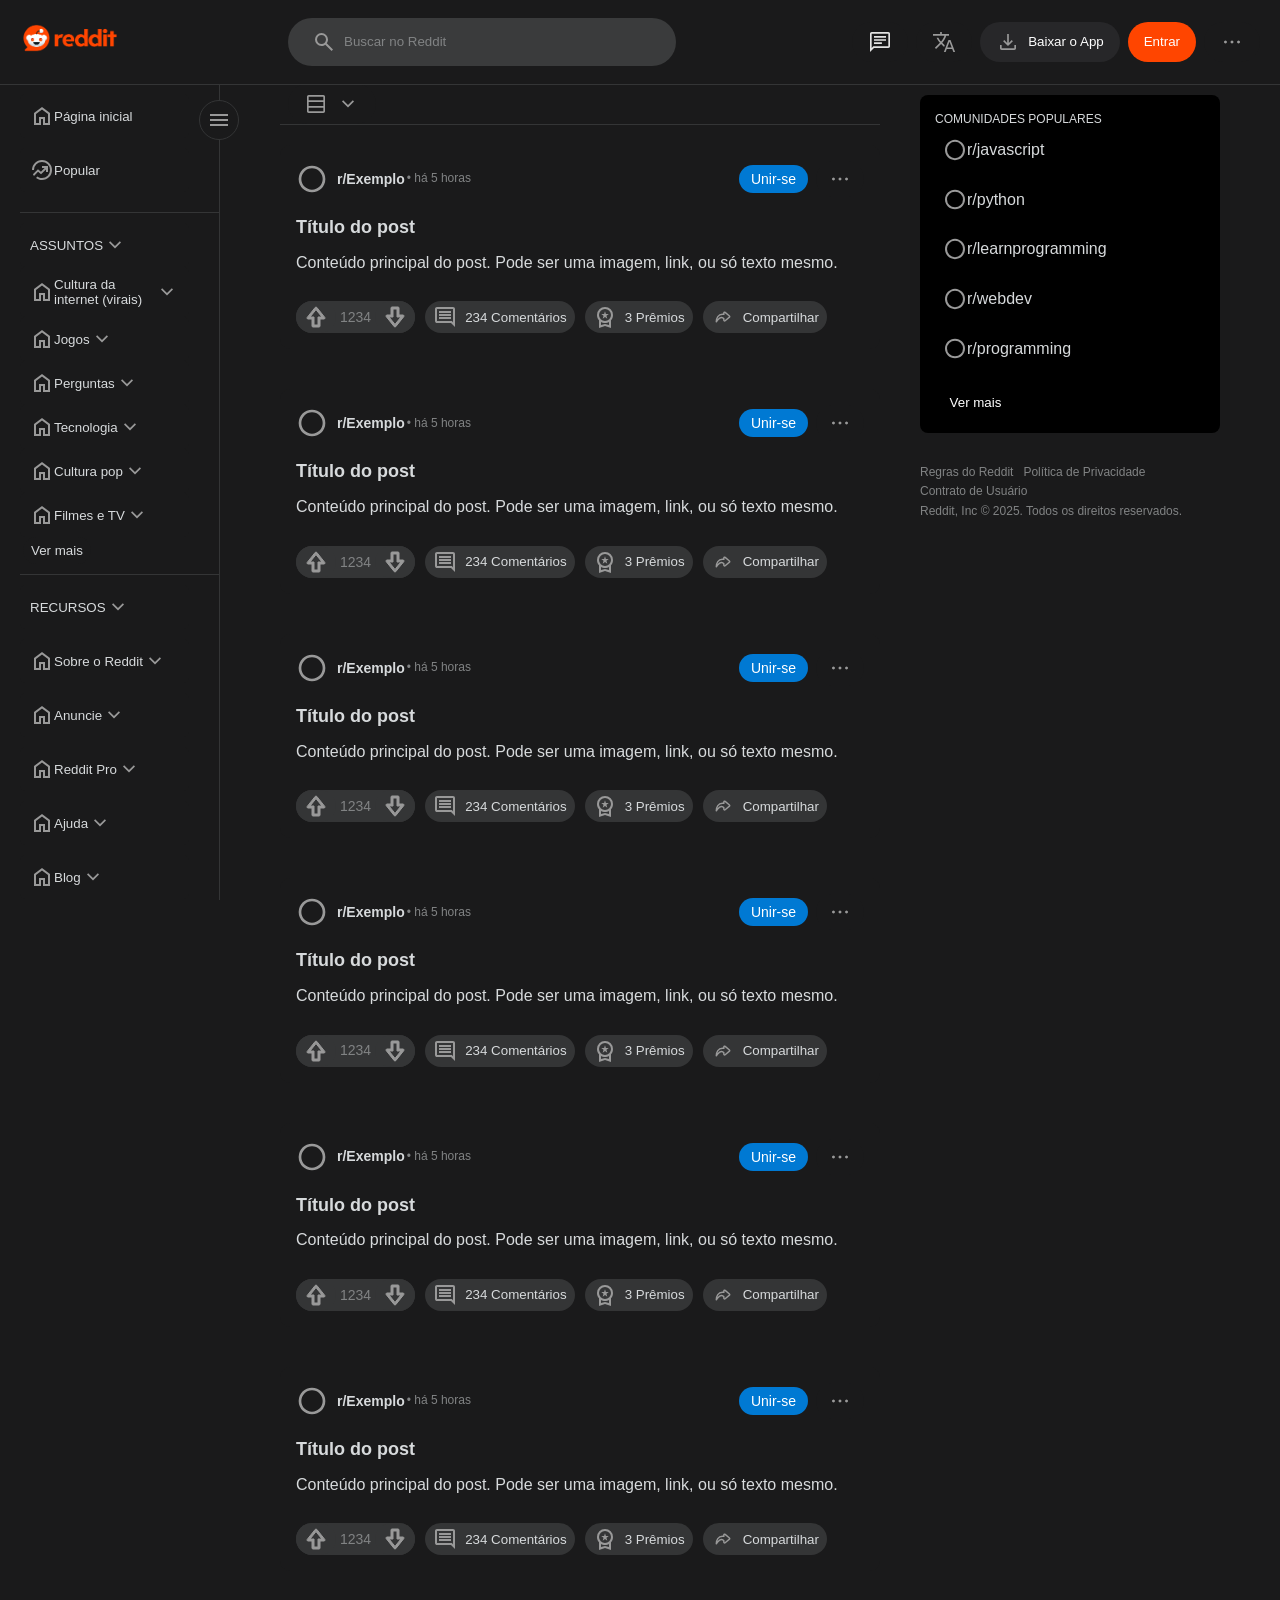
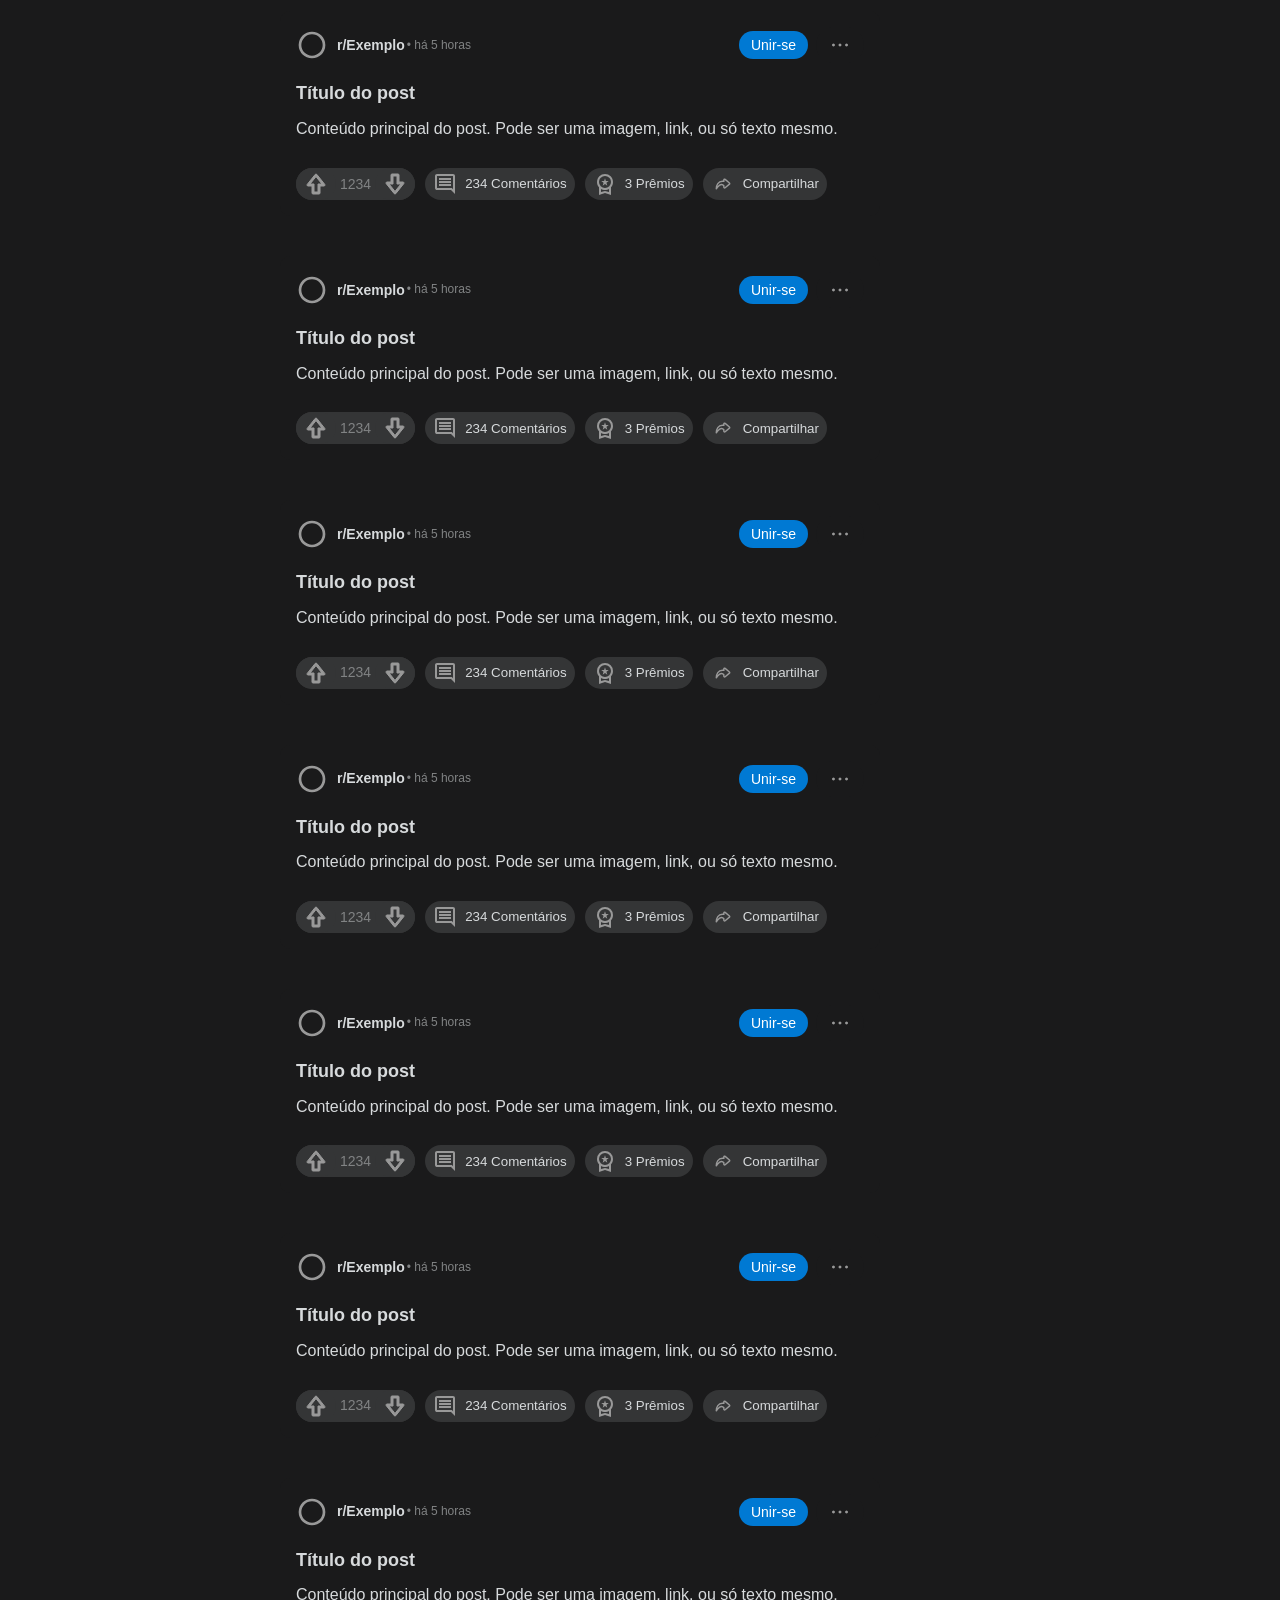
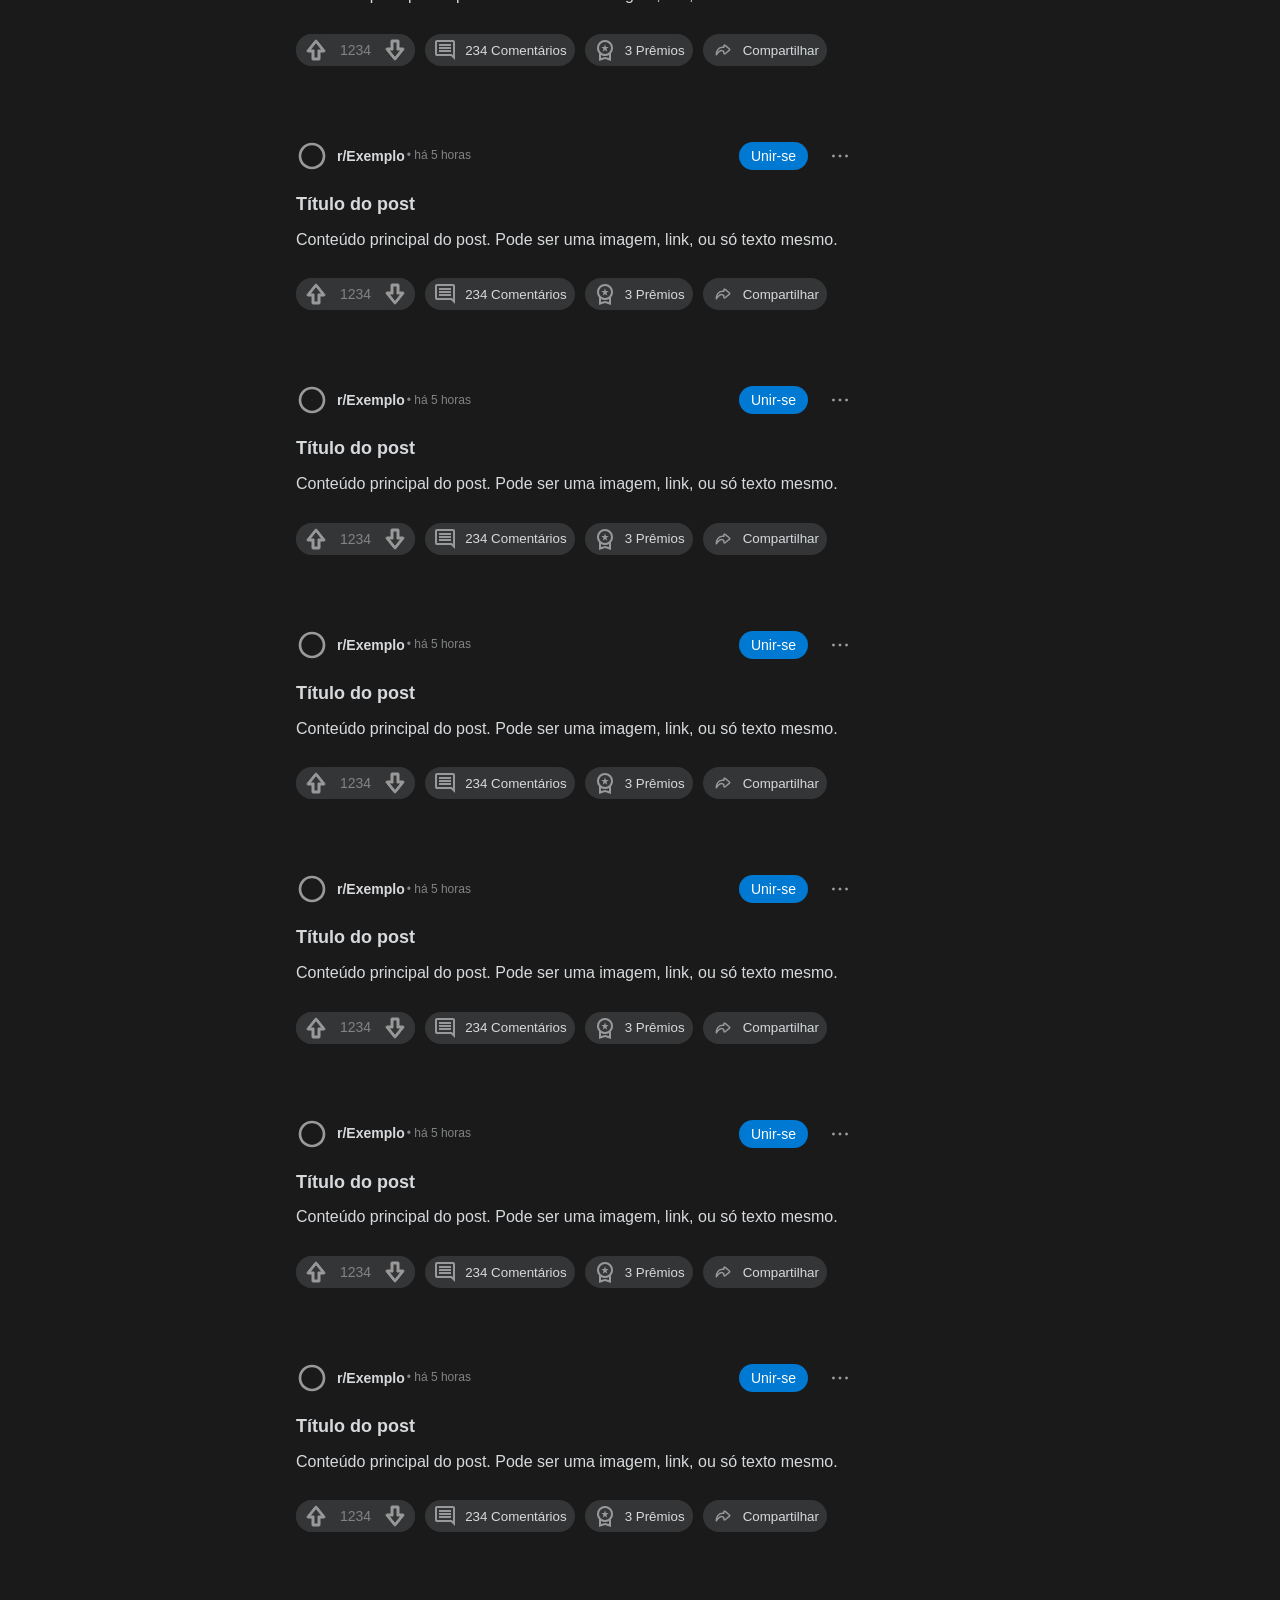
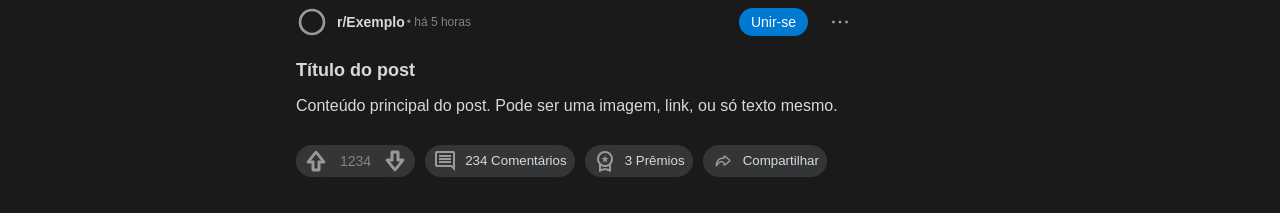
<file: front-end/index.html>
<!DOCTYPE html>
<html lang="pt-br">
<head>
    <meta charset="UTF-8">
    <meta name="viewport" content="width=device-width, initial-scale=1.0">
    <title>Reddit - The heart of the internet</title>
    <link rel="icon" type="image/x-icon" href="images/reddit-icon.svg">    
    <link rel="stylesheet" href="css/styles.css">
</head>
<body>
  <!-- Navbar da página -->
  <header class="navbar">
      <div class="navbar-container">
          <div class="navbar-logo">
              <img src="images/reddit-logo.png" alt="Logo do Reddit" width="100" id="reddit-logo-navbar">
          </div>
          <div class="navbar-search-bar">
              <div class="navbar-search-container">
                  <img src="images/search.svg" alt="search" class="svg">
              </div>
              <div class="navbar-search-container">
                  <input type="text" placeholder="Buscar no Reddit">
              </div>
              <div class="navbar-search-container">

              </div>
          </div>
            <div class="navbar-buttons">
                <div class="navbar-traducao">
                  <button class="navbar-button" id="bate-papo-button" onclick="hideAndSeeBatePapo()">
                      <img src="images/bate-papo.svg" alt="Translation symbol" class="svg">
                  </button>
                  <div class="bate-papo" id="bate-papo">
                    <div class="bate-papo-conversas">
                        <div class="bate-papo-conversas-cabecalho">
                            <img src="images/reddit-logo.png" alt="reddit-logo">
                        </div>
                        <div class="bate-papo-conversas-conversas" id="bate-papo-conversas-conversas">
                        </div>
                    </div>
                    <div class="bate-papo-chat">
                        <div class="bate-papo-chat-user-info" id="bate-papo-chat-user-info">                         
                        </div>
                        <div class="bate-papo-chat-mensagens" id="container-mensagens"></div>
                        <div class="bate-papo-chat-enviar-mensagem">
                            <input type="text" placeholder="Digite a sua mensagem...">
                            <button class="botao-enviar">
                                <img src="images/send_message.svg" alt="Enviar">
                            </button>
                        </div>
                    </div>
                  </div>
                </div>
                <div class="navbar-traducao">
                  <button class="navbar-button">
                      <img src="images/translate_symbol.svg" alt="Translation symbol" class="svg">
                  </button>
                </div>
                <div>
                    <button class="navbar-button" id="baixar-app" onclick="hideAndSeeDownloadWindow()">
                        <img src="images/download.svg" alt="download symbol" class="svg">
                        <span>Baixar o App</span>
                    </button>
                </div>
                <div>
                    <button class="navbar-button" id="singin-button">Entrar</button>
                </div>
                <div>
                    <button class="navbar-button" id="more-options">
                        <img src="images/more.svg" alt="..." class="svg">
                    </button>
                </div>
          </div>
      </div>
  </header>

  <!-- conteúdo principal da página -->
  <div class="main-container">
      <aside class="sidebar-esquerda" id="sidebar-esquerda">
        <button class="menu-sanduiche" id="" onclick="esconderSideBar('sidebar-esquerda')">
          <img src="images/menu.svg" alt="menu sanduiche">
        </button>
        <div class="conteudo-scrollavel">
            <!-- Botão que futuramente vai abrir/fechar a sidebar -->
        
            <div class="sidebar-conteudo">
                <div id="sidebar-esquerda-inicial">
                    <button class="sidebar-esquerda-button" id="">
                        <img src="images/home.svg" alt="home page">
                        Página inicial
                    </button>
                    <button class="sidebar-esquerda-button" id="">
                        <img src="images/popular.svg" alt="popular">
                        Popular
                    </button>
                </div>
                <div id="sidebar-esquerda-assuntos">
                    <button class=" dropdown-sidebar-esquerda-button">
                        <span>
                            ASSUNTOS
                        </span>
                        <img src="images/arrow_dropdown.svg" alt="arrow dropdown" class="svg">
                    </button>
                    <div class="dropdown-content">
                        <button class="dropdown-sidebar-esquerda-button" >
                            <img src="images/home.svg" alt="home page">
                            Cultura da internet (virais)
                            <img src="images/arrow_dropdown.svg" alt="arrow dropdown" class="svg">
                        </button>
                        <div class="dropdown-subcontent">
                            <button class="subassunto-sidebar-esquerda-button" >
                                Coisas incríveis
                            </button> 
                            <button class="subassunto-sidebar-esquerda-button" >
                                Animais e pets
                            </button>         
                            <button class="subassunto-sidebar-esquerda-button" >
                                Constrangedor e vergonhoso
                            </button>                     
                            <button class="subassunto-sidebar-esquerda-button" >
                                Humor
                            </button>
                            <button class="subassunto-sidebar-esquerda-button" >
                                Interesses
                            </button>     
                            <button class="subassunto-sidebar-esquerda-button" >
                                Memes
                            </button> 
                            <button class="subassunto-sidebar-esquerda-button" >
                                Estranhamente prazeroso
                            </button>                  
                            <button class="subassunto-sidebar-esquerda-button" >
                                Reddit Meta
                            </button>      
                            <button class="subassunto-sidebar-esquerda-button" >
                                De aquecer o coração
                            </button>
                        </div>
                        <button class="dropdown-sidebar-esquerda-button" >
                            <img src="images/home.svg" alt="home page">
                            Jogos
                            <img src="images/arrow_dropdown.svg" alt="arrow dropdown" class="svg">
                        </button>
                        <div class="dropdown-subcontent">
                            <button class="subassunto-sidebar-esquerda-button" >
                                Jogos de ação
                            </button> 
                            <button class="subassunto-sidebar-esquerda-button" >
                                Jogos de aventura
                            </button>         
                            <button class="subassunto-sidebar-esquerda-button" >
                                e-Sports
                            </button>                     
                            <button class="subassunto-sidebar-esquerda-button" >
                                Consoles e acessórios
                            </button>
                            <button class="subassunto-sidebar-esquerda-button" >
                                Notícias e discussões
                            </button>     
                            <button class="subassunto-sidebar-esquerda-button" >
                                Jogos mobile
                            </button> 
                            <button class="subassunto-sidebar-esquerda-button" >
                                Outros jogos
                            </button>                  
                            <button class="subassunto-sidebar-esquerda-button" >
                                Jogos de RPG
                            </button>      
                            <button class="subassunto-sidebar-esquerda-button" >
                                Jogos de simulação
                            </button>
                            <button class="subassunto-sidebar-esquerda-button" >
                                Esportes e jogos de combate
                            </button>
                            <button class="subassunto-sidebar-esquerda-button" >
                                Jogos de estratégia
                            </button>
                            <button class="subassunto-sidebar-esquerda-button" >
                                Jogos de tabuleiro
                            </button>                                                                                    
                        </div>
                        <button class="dropdown-sidebar-esquerda-button" >
                            <img src="images/home.svg" alt="home page">
                            Perguntas
                            <img src="images/arrow_dropdown.svg" alt="arrow dropdown" class="svg">
                        </button>
                        <div class="dropdown-subcontent">
                            <button class="subassunto-sidebar-esquerda-button" >
                                Perguntas
                            </button> 
                            <button class="subassunto-sidebar-esquerda-button" >
                                Histórias e confissões
                            </button>                                                                                        
                        </div>
                        <button class="dropdown-sidebar-esquerda-button" >
                            <img src="images/home.svg" alt="home page">
                            Tecnologia
                            <img src="images/arrow_dropdown.svg" alt="arrow dropdown" class="svg">
                        </button>
                        <div class="dropdown-subcontent">
                            <button class="subassunto-sidebar-esquerda-button" >
                                Impressão 3D
                            </button> 
                            <button class="subassunto-sidebar-esquerda-button" >
                                Inteligência artificial
                            </button>
                            <button class="subassunto-sidebar-esquerda-button" >
                                Computadores e hardware
                            </button>                  
                            <button class="subassunto-sidebar-esquerda-button" >
                                Eletrônicos de consumo
                            </button>                 
                            <button class="subassunto-sidebar-esquerda-button" >
                                Programação
                            </button>                                                                           
                        </div>
                        <button class="dropdown-sidebar-esquerda-button" >
                            <img src="images/home.svg" alt="home page">
                            Cultura pop
                            <img src="images/arrow_dropdown.svg" alt="arrow dropdown" class="svg">
                        </button>
                        <div class="dropdown-subcontent">
                            <button class="subassunto-sidebar-esquerda-button" >
                                Celebridades
                            </button> 
                            <button class="subassunto-sidebar-esquerda-button" >
                                Criadores e influenciadores
                            </button>
                            <button class="subassunto-sidebar-esquerda-button" >
                                Gerações de nostalgia
                            </button>                  
                            <button class="subassunto-sidebar-esquerda-button" >
                                Podcasts
                            </button>                 
                            <button class="subassunto-sidebar-esquerda-button" >
                                Streamers
                            </button>                                                                           
                        </div>
                        <button class="dropdown-sidebar-esquerda-button" >
                            <img src="images/home.svg" alt="home page">
                            Filmes e TV
                            <img src="images/arrow_dropdown.svg" alt="arrow dropdown" class="svg">
                        </button>          
                        <div class="dropdown-subcontent">
                            <button class="subassunto-sidebar-esquerda-button" >
                                Filmes e séries de ação
                            </button> 
                            <button class="subassunto-sidebar-esquerda-button" >
                                Filmes e séries de comédia
                            </button>
                            <button class="subassunto-sidebar-esquerda-button" >
                                Filmes e séries antigos
                            </button>                  
                            <button class="subassunto-sidebar-esquerda-button" >
                                Reality shows
                            </button>                 
                            <button class="subassunto-sidebar-esquerda-button" >
                                Notícias e discussões sobre lançamentos
                            </button>                                                                           
                        </div>
                        <div class="dropdown-subcontent">
                            <button class="dropdown-sidebar-esquerda-button" >
                                Anime
                            </button> 
                            <button class="dropdown-sidebar-esquerda-button" >
                                Artes
                            </button>
                            <button class="dropdown-sidebar-esquerda-button" >
                                Negócios
                            </button>                  
                            <button class="dropdown-sidebar-esquerda-button" >
                                Carreira
                            </button>                 
                            <button class="dropdown-sidebar-esquerda-button" >
                                Música
                            </button> 
                            <button class="dropdown-sidebar-esquerda-button" >
                                Esportes
                            </button>                                                           
                        </div>
                        <button class="ver-mais-sidebar-esquerda" id="ver-mais-sidebar-esquerda-button" onclick="hideAndSeeVerMaisSidebarEsquerda()">
                            Ver mais
                        </button>                                                                                                                  
                    </div>
                </div>
                <div id="sidebar-esquerda-recursos">
                    <button class="sidebar-esquerda-button">
                        <span>
                            RECURSOS
                        </span>
                        <img src="images/arrow_dropdown.svg" alt="arrow dropdown" class="svg">
                    </button>
                    <button class="sidebar-esquerda-button" >
                        <img src="images/home.svg" alt="home page">
                        Sobre o Reddit
                        <img src="images/arrow_dropdown.svg" alt="arrow dropdown" class="svg">
                      </button> 
                    <button class="sidebar-esquerda-button" >
                        <img src="images/home.svg" alt="home page">
                        Anuncie
                        <img src="images/arrow_dropdown.svg" alt="arrow dropdown" class="svg">
                      </button> 
                    <button class="sidebar-esquerda-button" >
                        <img src="images/home.svg" alt="home page">
                        Reddit Pro
                        <img src="images/arrow_dropdown.svg" alt="arrow dropdown" class="svg">
                      </button> 
                    <button class="sidebar-esquerda-button" >
                        <img src="images/home.svg" alt="home page">
                        Ajuda
                        <img src="images/arrow_dropdown.svg" alt="arrow dropdown" class="svg">
                      </button> 
                    <button class="sidebar-esquerda-button" >
                        <img src="images/home.svg" alt="home page">
                        Blog
                        <img src="images/arrow_dropdown.svg" alt="arrow dropdown" class="svg">
                      </button> 
                    <button class="sidebar-esquerda-button" >
                        <img src="images/home.svg" alt="home page">
                        Carreiras
                        <img src="images/arrow_dropdown.svg" alt="arrow dropdown" class="svg">                    
                      </button> 
                    <button class="sidebar-esquerda-button" >
                        <img src="images/home.svg" alt="home page">
                        Imprensa
                        <img src="images/arrow_dropdown.svg" alt="arrow dropdown" class="svg">                    
                    </button>    
                    <button class="sidebar-esquerda-button" >
                        <img src="images/home.svg" alt="home page">
                        Comunidades
                        <img src="images/arrow_dropdown.svg" alt="arrow dropdown" class="svg">                    
                    </button> 
                    <button class="sidebar-esquerda-button" >                      
                      <img src="images/home.svg" alt="home page">
                        O melhor do Reddit
                        <img src="images/arrow_dropdown.svg" alt="arrow dropdown" class="svg">                    
                    </button> 
                    <button class="sidebar-esquerda-button" >                    
                        <img src="images/home.svg" alt="home page">
                            Assuntos
                        <img src="images/arrow_dropdown.svg" alt="arrow dropdown" class="svg">                    
                    </button>                                                                                                                                                                                        
                </div>
            </div>
          </div>
        </aside>
      
      <main class="feed" id="feed">
          <div id="type-of-visualization-feed">
              <button class="navbar-button">
                  <img src="images/type-of-visualization.svg" alt="visualization" class="svg">
                  <img src="images/arrow_dropdown.svg" alt="dropdown" class="svg">
              </button>
          </div>
      </main>
      <aside class="sidebar-comunidades-populares">
        <div class="conteudo-scrollavel-sidebar-direita">
          <div class="sidebar-direita" id="sidebar-direita">
              <span id="title-comunidades-populares">
                  COMUNIDADES POPULARES
              </span>

              <!-- <div class="comunidades-populares">
                  <img src="images/circle.svg" alt="circle">
                  <span>
                      r/NoStupidQuestions
                  </span>
              </div>
              <div class="comunidades-populares">
                  <img src="images/circle.svg" alt="circle">
                  <span>
                      r/Minecraft
                  </span>
              </div>
              <div class="comunidades-populares">
                  <img src="images/circle.svg" alt="circle">
                  <span>
                      r/Fitness
                  </span>
              </div> -->
              <button class="sidebar-direita-button" id="ver-mais-sidebar-direita" onclick="ver_mais()">Ver mais</button>
            </div>
          <footer class="footer">
              <div class="footer-links">
                  <a href="#">Regras do Reddit</a>
                  <a href="#">Política de Privacidade</a>
                  <a href="#">Contrato de Usuário</a>
                  <a href="#">Reddit, Inc © 2025. Todos os direitos reservados.</a>
              </div>
          </footer>

        </div>
      </aside>
  </div>


  <script src="script.js"></script>
</body>
</html>
</file>
<file: front-end/css/styles.css>
@import url('components/buttons.css');
@import url('components/feed.css');
@import url('components/navbar.css');
@import url('components/post.css');
@import url('components/sidebar-direita.css');
@import url('components/sidebar-esquerda.css');
@import url('components/janelas.css');
@import url('components/chat.css');
   
:root {
--cor-primaria: #0079d3;
--cor-secundaria: #ff4500;

--fundo-principal: #1a1a1b;
--fundo-card: #272729;
--fundo-hover: #3a3b3c;

--texto-principal: #d7dadc;
--texto-secundario: #818384;

--borda-cor: #343536;
--borda-cor-2: #444;
--sombra-leve: rgba(255, 255, 255, 0.05);

--branco: #ffffff;
--preto: #000000;
--preto-2: #282828;
}
  
* {
  margin: 0;
  padding: 0;
  box-sizing: border-box;
}

body {
  font-family: Arial, sans-serif;
  background-color: var(--fundo-principal);
  color: var(--texto-principal);
  line-height: 1.6;
}

.svg{
  height: 24px;
  width: 24px;
}

  #sidebar{
    margin-left: 0px;
    padding-left: 0;
  }

  #baixar-app{
    background-color: var(--fundo-card);
  }
  
  .main-container {
    display: flex;
    padding: 0 100px 0 20px;
    gap: 20px;
    margin-left: 200px;
    padding-top: 84px;
  }
  
  /* .sidebar-esquerda {
    position: relative;
    width: 200px;
    height: 100vh; Deixa o tamanho da sidebar até o fim da tela
    background-color: var(--fundo-principal);
    height: 100vh;
    border-right: 1px solid var(--borda-cor);
    display: flex;
    flex-direction: column;
    padding-top: 10px;
  } */
</file>
